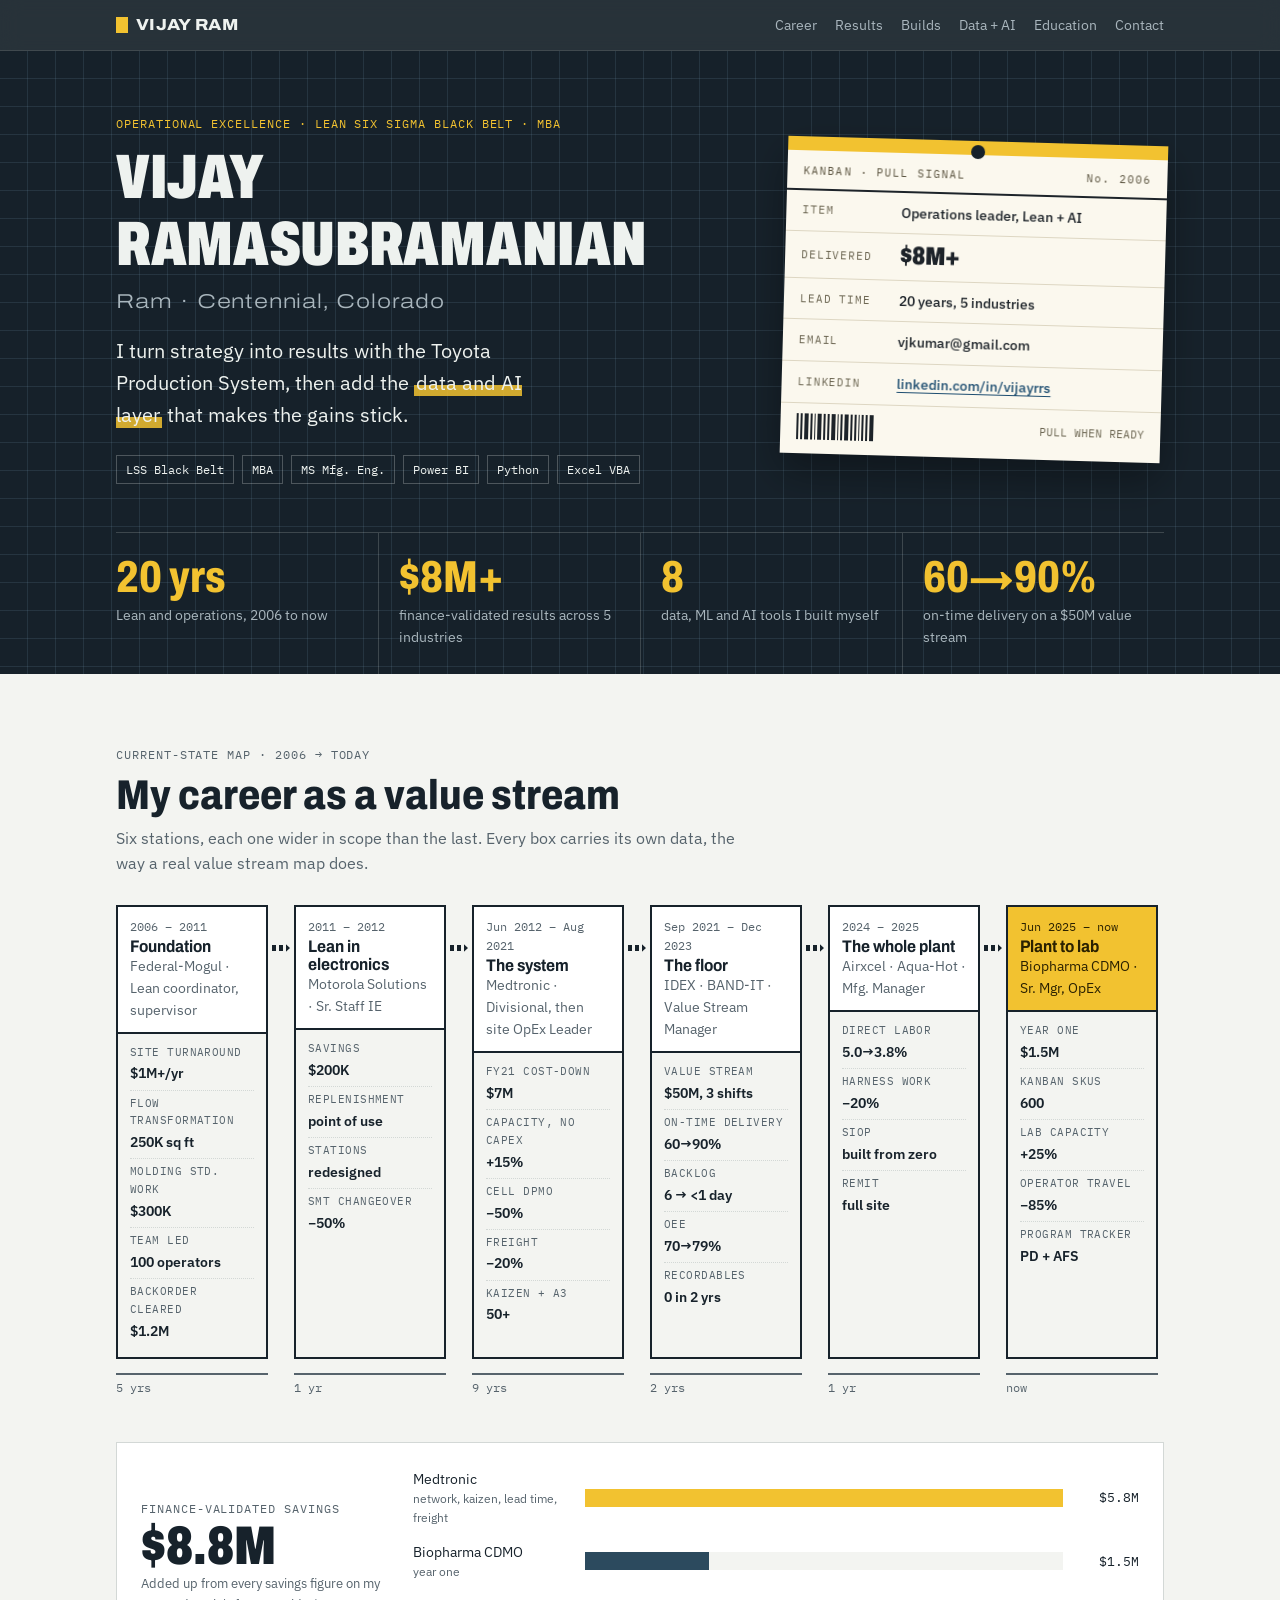
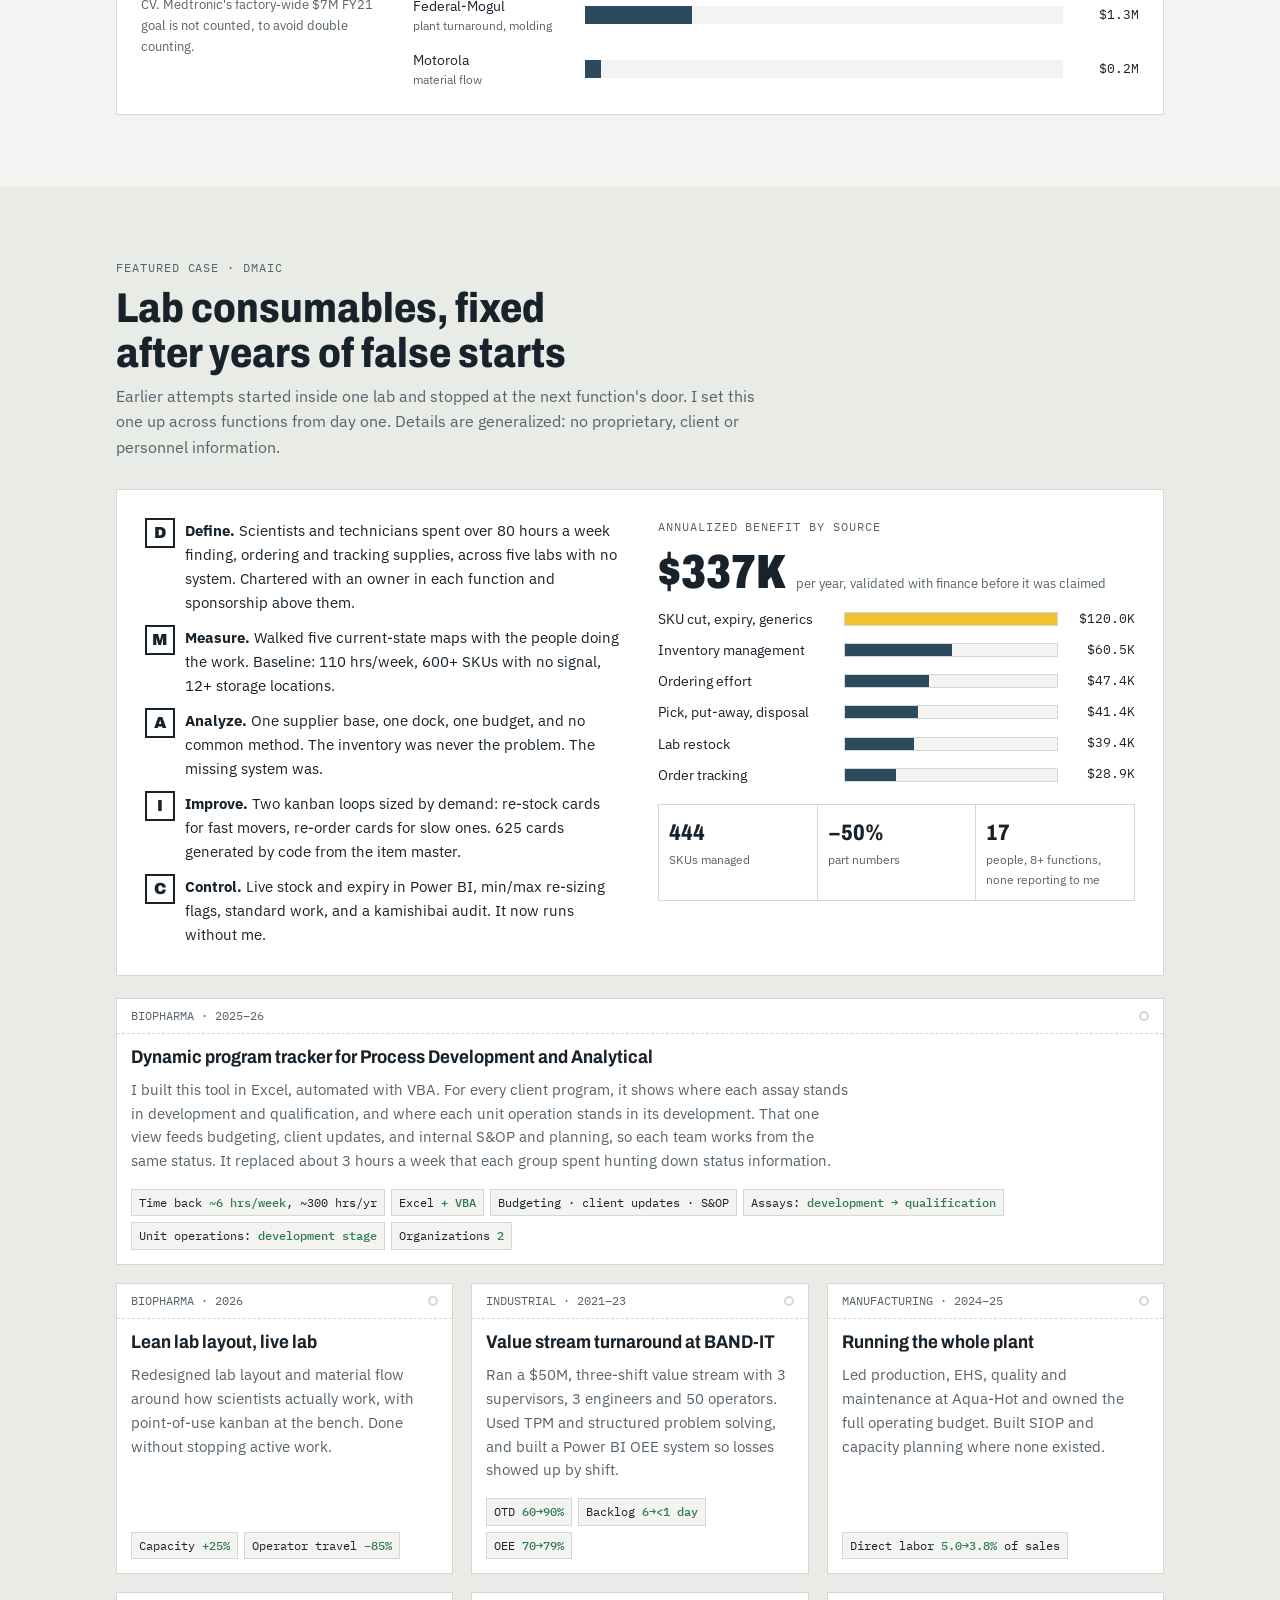
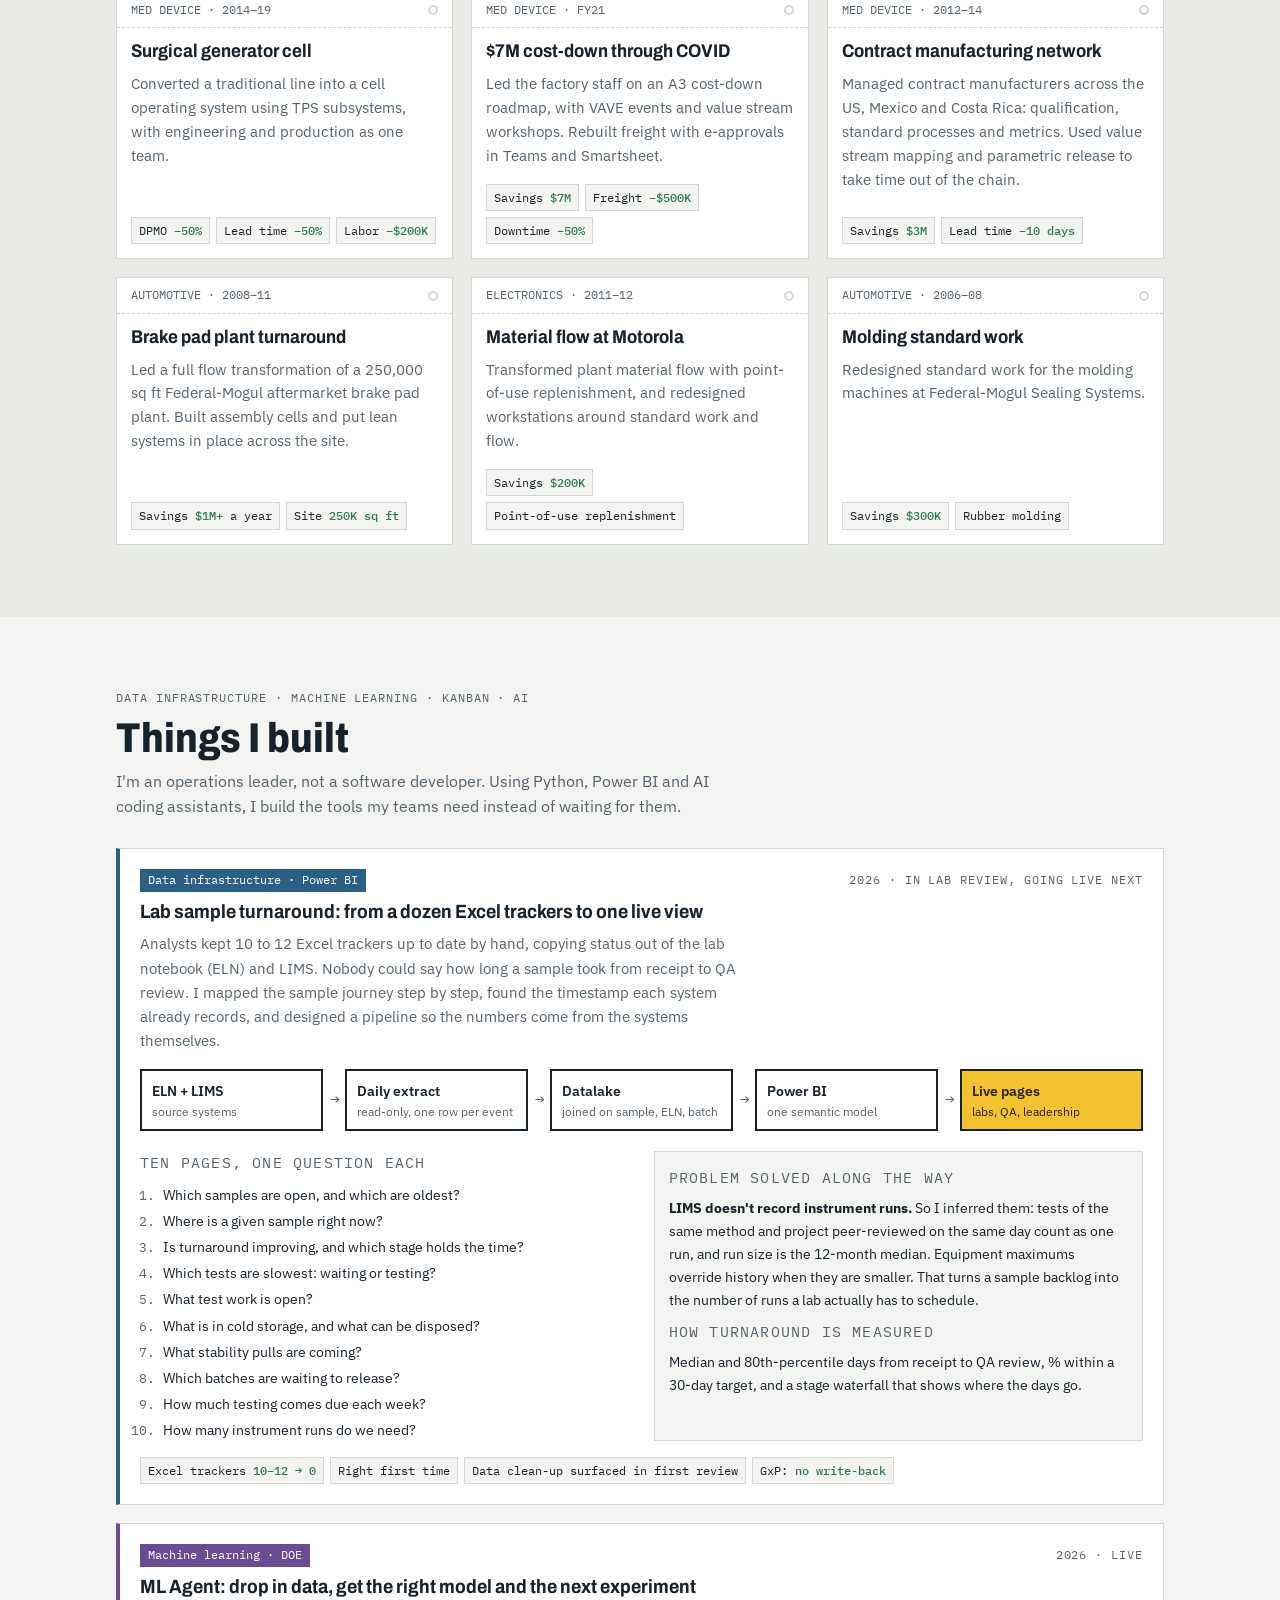
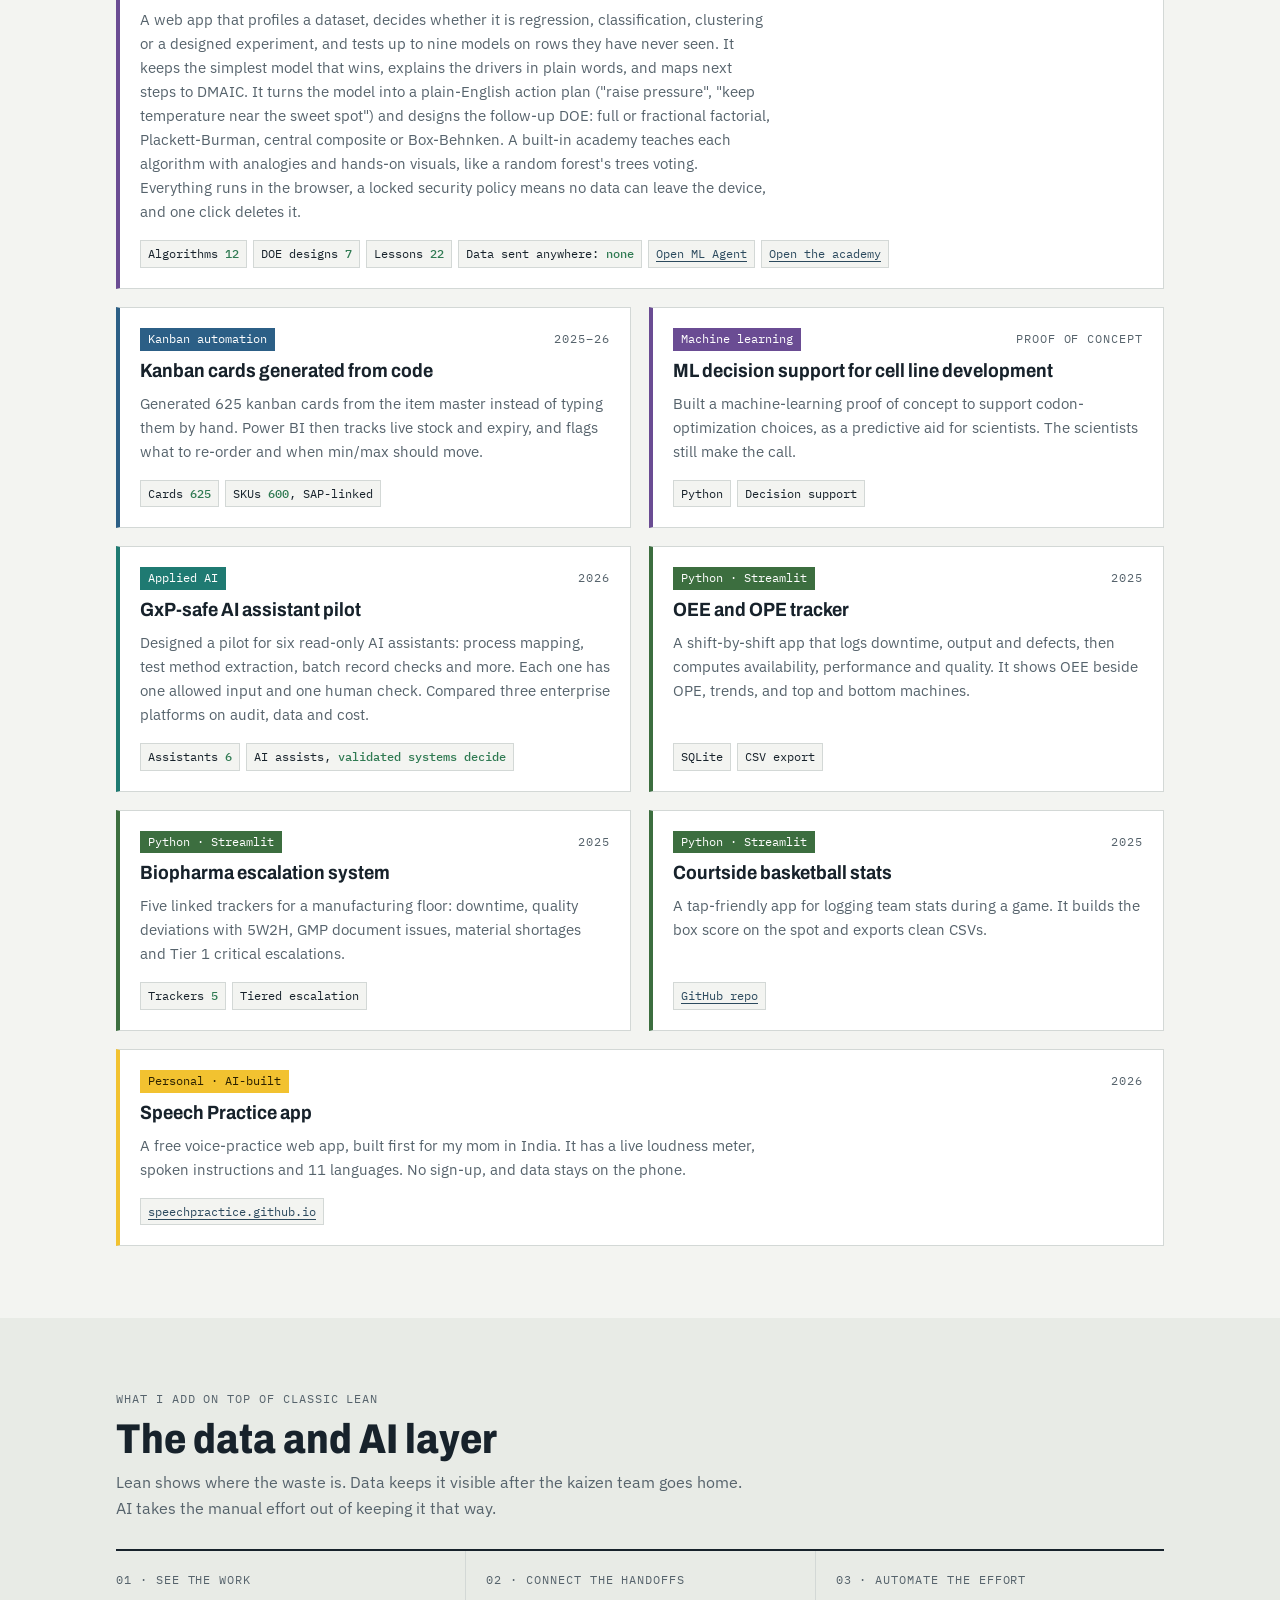
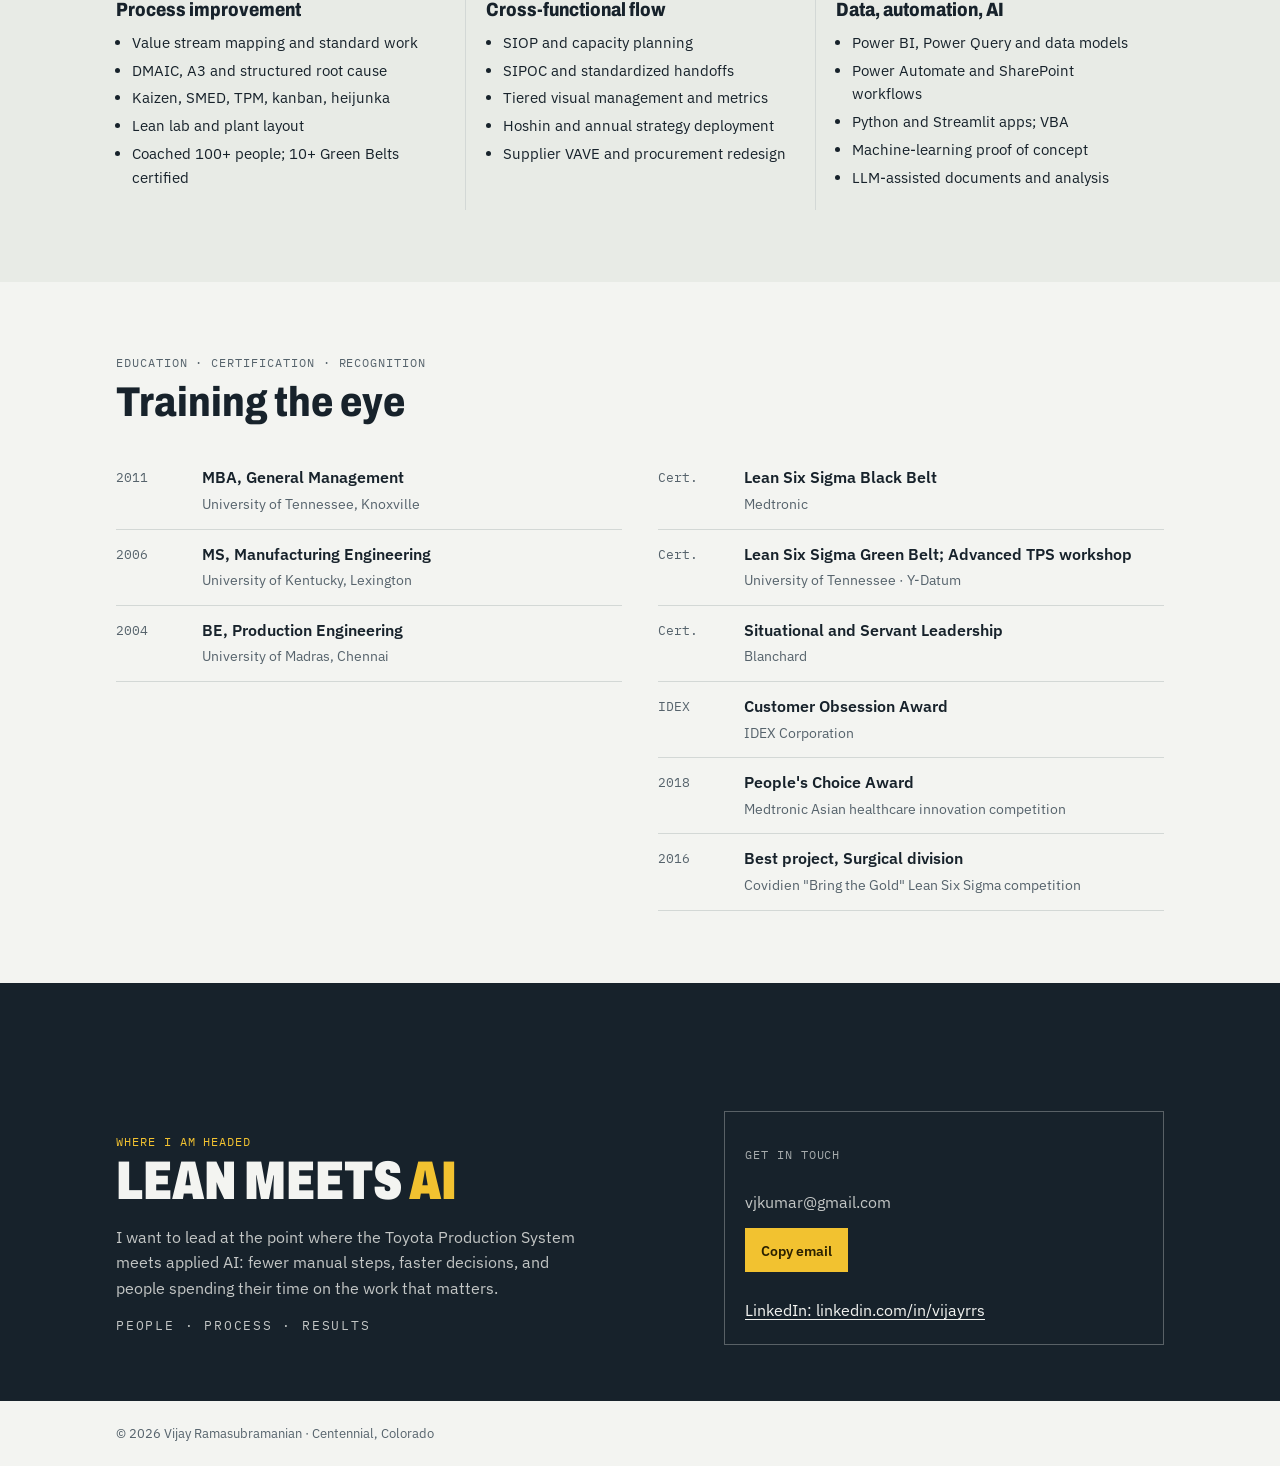
<file: index.html>
<!doctype html>
<html lang="en">
<head>
<meta charset="utf-8">
<meta name="viewport" content="width=device-width,initial-scale=1,viewport-fit=cover">
<title>Vijay Ram · Lean + AI</title>
<meta name="claude:viewport-fit-sides" content="cover">
<meta name="description" content="Vijay Ramasubramanian (Ram): operational excellence leader, Lean Six Sigma Black Belt, building where the Toyota Production System meets data and AI.">
<link rel="preconnect" href="https://fonts.googleapis.com">
<link rel="preconnect" href="https://fonts.gstatic.com" crossorigin>
<link rel="stylesheet" href="https://fonts.googleapis.com/css2?family=Archivo:wdth,wght@62..125,400..900&family=IBM+Plex+Sans:wght@400;500;600&family=IBM+Plex+Mono:wght@400;500&display=swap">
<style>
/* Layout: the career reads as a value stream map. Each job is a process box with its data box underneath,
   joined by push arrows; projects below are kanban cards. Yellow = the kanban card, used sparingly. */
:root {
  --bg: #f3f4f1;
  --surface: #ffffff;
  --ink: #17222b;
  --muted: #56636c;
  --line: #d3d8d6;
  --steel: #2c4a5e;
  --kanban: #f2c230;
  --kanban-ink: #2b2100;
  --good: #2f7a52;
  --band: #e8ebe6;
  --hero-bg: #16212a;
  --hero-ink: #eef2ef;
  --hero-muted: #a9b6bd;
  --hero-grid: rgba(141, 183, 209, .13);
  --t-data: #2c5f86; --t-ml: #6a4c93; --t-ai: #1f7a72; --t-py: #3c6e3f; --t-xl: #7a5a12;
  --shadow: 0 1px 2px rgba(23,34,43,.06), 0 8px 24px rgba(23,34,43,.08);
  --display: "Archivo", "Arial Narrow", system-ui, sans-serif;
  --body: "IBM Plex Sans", "Segoe UI", system-ui, sans-serif;
  --mono: "IBM Plex Mono", ui-monospace, "SFMono-Regular", Menlo, monospace;
}
@media (prefers-color-scheme: dark) {
  :root:not([data-theme="light"]) {
    --bg: #11181d; --surface: #182228; --ink: #e6ebe9; --muted: #9aa8b0; --line: #2c3a42;
    --steel: #8db7d1; --kanban: #f2c230; --kanban-ink: #2b2100; --good: #6cc597;
    --band: #151e24; --hero-bg: #0b1216; --hero-ink: #eef2ef; --hero-muted: #9aa8b0; --hero-grid: rgba(141, 183, 209, .10);
    --t-data: #8db7d1; --t-ml: #b9a2dc; --t-ai: #6fc9bd; --t-py: #93c995; --t-xl: #e3c36b;
    --shadow: 0 1px 2px rgba(0,0,0,.3), 0 10px 28px rgba(0,0,0,.35); color-scheme: dark;
  }
}
:root[data-theme="dark"] {
  --bg: #11181d; --surface: #182228; --ink: #e6ebe9; --muted: #9aa8b0; --line: #2c3a42;
  --steel: #8db7d1; --kanban: #f2c230; --kanban-ink: #2b2100; --good: #6cc597;
  --band: #151e24; --hero-bg: #0b1216; --hero-ink: #eef2ef; --hero-muted: #9aa8b0; --hero-grid: rgba(141, 183, 209, .10);
  --t-data: #8db7d1; --t-ml: #b9a2dc; --t-ai: #6fc9bd; --t-py: #93c995; --t-xl: #e3c36b;
  --shadow: 0 1px 2px rgba(0,0,0,.3), 0 10px 28px rgba(0,0,0,.35); color-scheme: dark;
}
* { box-sizing: border-box; }
body { background: var(--bg); color: var(--ink); font-family: var(--body); font-size: 16px; line-height: 1.6; margin: 0; }
.wrap { max-width: 1080px; margin: 0 auto; padding-left: max(16px, env(safe-area-inset-left, 0px)); padding-right: max(16px, env(safe-area-inset-right, 0px)); }
h1, h2, h3 { font-family: var(--display); line-height: 1.08; margin: 0; text-wrap: balance; }
p, ul { margin: 0; }
a { color: var(--steel); text-underline-offset: 3px; }
a:focus-visible, button:focus-visible { outline: 3px solid var(--kanban); outline-offset: 2px; }
.label { font-family: var(--mono); font-size: .74rem; letter-spacing: .08em; text-transform: uppercase; color: var(--muted); }
.num { font-variant-numeric: tabular-nums; }

/* Nav: sticky, frosted, sits on the dark hero then on the page */
body::before { content: ""; position: fixed; inset: 0 0 auto; height: env(safe-area-inset-top, 0px); z-index: 10; background: var(--hero-bg); }
nav { position: sticky; top: env(safe-area-inset-top, 0px); z-index: 9; background: color-mix(in srgb, var(--hero-bg) 92%, transparent); backdrop-filter: blur(10px); -webkit-backdrop-filter: blur(10px); border-bottom: 1px solid color-mix(in srgb, var(--hero-ink) 12%, transparent); }
nav .wrap { display: flex; justify-content: space-between; align-items: center; gap: 16px; padding-block: 12px; flex-wrap: wrap; }
.mark { font-family: var(--display); font-weight: 800; font-stretch: 112%; letter-spacing: .02em; text-decoration: none; color: var(--hero-ink); display: flex; align-items: center; gap: 8px; }
.mark i { width: 12px; height: 16px; background: var(--kanban); display: inline-block; }
nav ul { list-style: none; padding: 0; display: flex; gap: 18px; flex-wrap: wrap; font-size: .9rem; }
nav ul a { color: var(--hero-muted); text-decoration: none; transition: color .15s; }
nav ul a:hover { color: var(--kanban); }

/* Hero: dark blueprint band with a kanban-card contact */
.hero-band { background: var(--hero-bg); color: var(--hero-ink); background-image: linear-gradient(var(--hero-grid) 1px, transparent 1px), linear-gradient(90deg, var(--hero-grid) 1px, transparent 1px); background-size: 28px 28px; background-position: -1px -1px; }
.hero { padding-block: 64px 48px; display: grid; grid-template-columns: minmax(0, 1.45fr) minmax(0, 1fr); gap: 48px; align-items: center; }
.hero .label { color: var(--kanban); }
.hero h1 { font-size: clamp(1.9rem, 4.9vw, 4.3rem); font-weight: 900; font-stretch: 68%; text-transform: uppercase; letter-spacing: -.005em; margin-top: 10px; }
.hero h1 span { display: block; font-stretch: 125%; font-weight: 300; font-size: .32em; letter-spacing: .04em; color: var(--hero-muted); text-transform: none; margin-top: 12px; }
.thesis { font-size: 1.25rem; max-width: 36ch; margin-top: 22px; color: var(--hero-ink); }
.thesis mark { background: linear-gradient(transparent 60%, color-mix(in srgb, var(--kanban) 85%, transparent) 60%); color: inherit; padding: 0 2px; }
.creds { display: flex; flex-wrap: wrap; gap: 8px; margin-top: 24px; }
.cred { font-family: var(--mono); font-size: .76rem; border: 1px solid color-mix(in srgb, var(--hero-ink) 25%, transparent); padding: 4px 9px; color: var(--hero-ink); }
.kcard { background: #fbf8ee; color: #1d2329; transform: rotate(1.6deg); box-shadow: 0 18px 40px rgba(0,0,0,.35); border-top: 14px solid var(--kanban); position: relative; max-width: 380px; justify-self: end; width: 100%; }
.kcard::before { content: ""; position: absolute; top: -10px; left: 50%; width: 14px; height: 14px; margin-left: -7px; border-radius: 50%; background: var(--hero-bg); }
.kcard-head { display: flex; justify-content: space-between; padding: 12px 16px 8px; font-family: var(--mono); font-size: .7rem; letter-spacing: .1em; color: #5b5440; border-bottom: 2px solid #1d2329; }
.kcard dl { margin: 0; display: grid; grid-template-columns: 6.2rem minmax(0, 1fr); }
.kcard dt, .kcard dd { margin: 0; padding: 9px 16px; border-bottom: 1px solid #ddd6c2; font-size: .88rem; }
.kcard dt { font-family: var(--mono); font-size: .68rem; letter-spacing: .08em; text-transform: uppercase; color: #6a6450; padding-right: 0; display: flex; align-items: center; }
.kcard dd { font-weight: 500; overflow-wrap: anywhere; }
.kcard dd a { color: #1d4d70; }
.kcard .qty { font-family: var(--display); font-weight: 900; font-stretch: 75%; font-size: 1.6rem; line-height: 1; }
.kcard-foot { padding: 10px 16px 14px; display: flex; justify-content: space-between; align-items: center; gap: 10px; }
.kcard-foot .bars { display: flex; flex-direction: row; gap: 2px; height: 26px; align-items: stretch; }
.kcard-foot .bars i { width: 2px; background: #1d2329; }
.kcard-foot .bars i:nth-child(3n) { width: 4px; }
.kcard-foot .bars i:nth-child(5n) { width: 1px; }
.kcard-foot span { font-family: var(--mono); font-size: .7rem; color: #6a6450; }

/* Stat strip, on the dark band */
.strip { display: grid; grid-template-columns: repeat(4, minmax(0, 1fr)); border-top: 1px solid color-mix(in srgb, var(--hero-ink) 18%, transparent); }
.strip div { padding: 22px 16px 26px 0; display: flex; flex-direction: column; gap: 4px; }
.strip div + div { border-left: 1px solid color-mix(in srgb, var(--hero-ink) 18%, transparent); padding-left: 20px; }
.strip strong { font-family: var(--display); font-size: clamp(2rem, 4.4vw, 2.8rem); font-weight: 800; font-stretch: 78%; font-variant-numeric: tabular-nums; color: var(--kanban); line-height: 1; }
.strip span { font-size: .86rem; color: var(--hero-muted); }

section { padding-block: 72px 0; }
.band { background: var(--band); box-shadow: 0 0 0 100vmax var(--band); clip-path: inset(0 -100vmax); padding-block: 72px; margin-top: 72px; }
.band + section { padding-top: 72px; }

/* Savings chart */
.savings { margin-top: 36px; display: grid; grid-template-columns: minmax(0, 15rem) minmax(0, 1fr); gap: 32px; align-items: center; background: var(--surface); border: 1px solid var(--line); padding: 24px; }
.savings .big { font-family: var(--display); font-size: 3.4rem; font-weight: 900; font-stretch: 72%; line-height: 1; }
.savings .sbars { display: flex; flex-direction: column; gap: 12px; }
.sbar { display: grid; grid-template-columns: minmax(0, 10rem) minmax(0, 1fr) 4rem; gap: 12px; align-items: center; font-size: .9rem; }
.sbar .track { height: 18px; background: var(--bg); position: relative; }
.sbar .fill { height: 100%; background: var(--steel); }
.sbar.lead .fill { background: var(--kanban); }
.sbar .v { font-family: var(--mono); font-size: .82rem; text-align: right; font-variant-numeric: tabular-nums; }
.sbar small { display: block; font-size: .74rem; color: var(--muted); }
.sec-head { display: flex; flex-direction: column; gap: 8px; margin-bottom: 28px; max-width: 64ch; }
.sec-head h2 { font-size: clamp(1.8rem, 4vw, 2.6rem); font-weight: 800; font-stretch: 85%; }
.sec-head p { color: var(--muted); }

/* Value stream */
.vsm-scroll { overflow-x: auto; padding-bottom: 8px; }
.vsm { display: grid; grid-template-columns: repeat(6, minmax(178px, 1fr)); gap: 0; min-width: 1068px; }
.station { display: flex; flex-direction: column; position: relative; padding-right: 26px; }
.station:not(:last-child)::after {
  content: ""; position: absolute; right: 4px; top: 38px; width: 18px; height: 10px;
  background: repeating-linear-gradient(90deg, var(--ink) 0 4px, transparent 4px 7px);
  clip-path: polygon(0 20%, 70% 20%, 70% 0, 100% 50%, 70% 100%, 70% 80%, 0 80%);
}
.proc { border: 2px solid var(--ink); background: var(--surface); padding: 10px 12px; }
.proc .yrs { font-family: var(--mono); font-size: .75rem; color: var(--muted); }
.proc h3 { font-size: 1.05rem; font-weight: 700; font-stretch: 90%; margin-top: 2px; }
.proc .co { font-size: .85rem; color: var(--muted); }
.data { border: 2px solid var(--ink); border-top: 0; background: var(--bg); padding: 10px 12px; font-family: var(--mono); font-size: .76rem; display: flex; flex-direction: column; gap: 4px; flex: 1; }
.data div { display: flex; flex-direction: column; gap: 0; border-bottom: 1px dotted var(--line); padding-bottom: 5px; }
.data div:last-child { border-bottom: 0; }
.data b { font-weight: 600; color: var(--ink); font-size: .9rem; font-family: var(--body); }
.data span { color: var(--muted); font-size: .7rem; letter-spacing: .04em; text-transform: uppercase; }
.station.now .proc { background: var(--kanban); color: var(--kanban-ink); border-color: var(--ink); }
.station.now .proc .yrs, .station.now .proc .co { color: var(--kanban-ink); }
.timeline-ladder { margin-top: 14px; min-width: 1068px; font-family: var(--mono); font-size: .74rem; color: var(--muted); display: grid; grid-template-columns: repeat(6, minmax(178px, 1fr)); }
.timeline-ladder span { border-top: 2px solid var(--muted); padding-top: 4px; margin-right: 26px; }
.scroll-hint { display: none; font-size: .82rem; color: var(--muted); margin-top: 8px; }

/* Featured case study */
.case { display: grid; grid-template-columns: minmax(0, 1fr) minmax(0, 1fr); gap: 36px; background: var(--surface); border: 1px solid var(--line); padding: 28px; }
.case h3 { font-size: 1.6rem; font-weight: 800; font-stretch: 85%; }
.case-body { display: flex; flex-direction: column; gap: 14px; min-width: 0; }
.dmaic { display: flex; flex-direction: column; gap: 10px; }
.dmaic div { display: grid; grid-template-columns: 30px minmax(0, 1fr); gap: 10px; align-items: start; }
.dmaic i { font-style: normal; font-family: var(--display); font-weight: 900; font-size: 1rem; width: 30px; height: 30px; display: grid; place-items: center; border: 2px solid var(--ink); }
.dmaic p { font-size: .95rem; }
.chart { display: flex; flex-direction: column; gap: 12px; min-width: 0; }
.chart-total { display: flex; align-items: baseline; gap: 10px; flex-wrap: wrap; }
.chart-total strong { font-family: var(--display); font-size: 3rem; font-weight: 900; font-stretch: 75%; line-height: 1; }
.bars { display: flex; flex-direction: column; gap: 9px; }
.bar { display: grid; grid-template-columns: minmax(0, 11rem) minmax(0, 1fr) 4.2rem; gap: 10px; align-items: center; font-size: .86rem; }
.bar .track { height: 14px; background: var(--bg); border: 1px solid var(--line); }
.bar .fill { height: 100%; background: var(--steel); }
.bar.top .fill { background: var(--kanban); }
.bar .v { font-family: var(--mono); font-size: .8rem; text-align: right; }
.case-kpis { display: grid; grid-template-columns: repeat(3, minmax(0, 1fr)); gap: 1px; background: var(--line); border: 1px solid var(--line); margin-top: 6px; }
.case-kpis div { background: var(--surface); padding: 10px; display: flex; flex-direction: column; }
.case-kpis b { font-family: var(--display); font-size: 1.4rem; font-weight: 800; font-stretch: 80%; }
.case-kpis span { font-size: .78rem; color: var(--muted); }
.note { font-size: .82rem; color: var(--muted); }

/* Kanban cards */
.cards { display: grid; grid-template-columns: repeat(3, minmax(0, 1fr)); gap: 18px; margin-top: 22px; }
.card { background: var(--surface); border: 1px solid var(--line); display: flex; flex-direction: column; min-width: 0; transition: transform .18s ease, box-shadow .18s ease; }
.card:hover, .build:hover { transform: translateY(-3px); box-shadow: var(--shadow); }
.card-top { display: flex; justify-content: space-between; align-items: center; gap: 8px; padding: 8px 14px; border-bottom: 1px dashed var(--line); font-family: var(--mono); font-size: .72rem; color: var(--muted); }
.card-top .hole { width: 10px; height: 10px; border-radius: 50%; border: 2px solid var(--line); flex: none; }
.card-body { padding: 14px; display: flex; flex-direction: column; gap: 10px; flex: 1; }
.card h3 { font-size: 1.15rem; font-weight: 700; font-stretch: 90%; }
.card p { font-size: .93rem; color: var(--muted); }
.result { margin-top: auto; display: flex; flex-wrap: wrap; gap: 6px; padding-top: 6px; }
.result span { font-family: var(--mono); font-size: .76rem; background: var(--bg); border: 1px solid var(--line); padding: 3px 7px; }
.result span b { color: var(--good); font-weight: 500; }
.card.full { grid-column: 1 / -1; }
.card.full p { max-width: 80ch; }
.card.personal { border-color: var(--kanban); }
.card.personal .card-top { background: var(--kanban); color: var(--kanban-ink); border-bottom-color: var(--kanban); }
.card.personal .card-top .hole { border-color: var(--kanban-ink); }

/* Builds */
.builds { display: grid; grid-template-columns: repeat(2, minmax(0, 1fr)); gap: 18px; }
.build { --tc: var(--steel); background: var(--surface); border: 1px solid var(--line); border-left: 4px solid var(--tc); padding: 20px; display: flex; flex-direction: column; gap: 10px; min-width: 0; transition: transform .18s ease, box-shadow .18s ease; }
.build.k-data { --tc: var(--t-data); } .build.k-ml { --tc: var(--t-ml); } .build.k-ai { --tc: var(--t-ai); } .build.k-py { --tc: var(--t-py); } .build.k-xl { --tc: var(--t-xl); }
.build .tag { background: var(--tc); color: var(--surface); }
.build.wide { grid-column: 1 / -1; }
.build.personal { border-left-color: var(--kanban); }
.build-head { display: flex; justify-content: space-between; align-items: center; gap: 8px; flex-wrap: wrap; }
.tag { font-family: var(--mono); font-size: .74rem; background: var(--ink); color: var(--bg); padding: 2px 8px; }
.build.personal .tag { background: var(--kanban); color: var(--kanban-ink); }
.build h3 { font-size: 1.2rem; font-weight: 700; font-stretch: 90%; }
.build p { font-size: .94rem; color: var(--muted); max-width: 70ch; }
.pipe { display: grid; grid-template-columns: repeat(5, minmax(0, 1fr)); gap: 22px; margin-block: 6px; }
.pipe div { border: 2px solid var(--ink); padding: 8px 10px; display: flex; flex-direction: column; position: relative; min-width: 0; }
.pipe div:not(:last-child)::after { content: "→"; position: absolute; right: -19px; top: 50%; transform: translateY(-50%); font-family: var(--mono); color: var(--muted); }
.pipe b { font-size: .9rem; font-weight: 600; }
.pipe span { font-size: .76rem; color: var(--muted); }
.pipe .end { background: var(--kanban); color: var(--kanban-ink); }
.pipe .end span { color: var(--kanban-ink); }
.split { display: grid; grid-template-columns: minmax(0, 1fr) minmax(0, 1fr); gap: 24px; margin-top: 4px; }
.split > div { display: flex; flex-direction: column; gap: 8px; min-width: 0; }
.qlist { margin: 0; padding-left: 1.6em; display: flex; flex-direction: column; gap: 3px; font-size: .9rem; font-variant-numeric: tabular-nums; }
.qlist li::marker { font-family: var(--mono); color: var(--muted); font-size: .8rem; }
.callout { background: var(--bg); border: 1px solid var(--line); padding: 14px; }
.callout p:not(.label) { font-size: .9rem; color: var(--ink); }
.callout .label + p { margin-top: -2px; }

/* Stack */
.stack { display: grid; grid-template-columns: repeat(3, minmax(0, 1fr)); gap: 0; border-top: 2px solid var(--ink); }
.layer { padding: 20px 20px 20px 0; display: flex; flex-direction: column; gap: 10px; }
.layer + .layer { border-left: 1px solid var(--line); padding-left: 20px; }
.layer h3 { font-size: 1.2rem; font-weight: 800; font-stretch: 85%; }
.layer ul { padding-left: 1.1em; display: flex; flex-direction: column; gap: 4px; font-size: .93rem; }

/* Education */
.edu { display: grid; grid-template-columns: minmax(0, 1fr) minmax(0, 1fr); gap: 36px; }
.edu-list { display: flex; flex-direction: column; }
.edu-item { display: grid; grid-template-columns: 4.5rem minmax(0, 1fr); gap: 14px; padding: 12px 0; border-bottom: 1px solid var(--line); }
.edu-item .yr { font-family: var(--mono); font-size: .82rem; color: var(--muted); padding-top: 2px; }
.edu-item b { display: block; font-weight: 600; }
.edu-item span { font-size: .9rem; color: var(--muted); }

/* Heading / closing */
.closing { margin-top: 72px; background: var(--ink); color: var(--bg); }
.closing .wrap { padding-block: 56px; display: grid; grid-template-columns: minmax(0, 1.3fr) minmax(0, 1fr); gap: 36px; align-items: center; }
.closing h2 { font-size: clamp(2rem, 5vw, 3.4rem); font-weight: 900; font-stretch: 72%; text-transform: uppercase; }
.closing h2 em { font-style: normal; color: var(--kanban); }
.closing p { color: color-mix(in srgb, var(--bg) 78%, var(--ink)); margin-top: 14px; max-width: 46ch; }
.ppr { font-family: var(--mono); font-size: .8rem; letter-spacing: .14em; margin-top: 18px; color: var(--kanban); }
.contact-box { border: 1px solid color-mix(in srgb, var(--bg) 30%, var(--ink)); padding: 20px; display: flex; flex-direction: column; gap: 12px; }
.contact-box .label { color: color-mix(in srgb, var(--bg) 65%, var(--ink)); }
.contact-box a { color: var(--bg); }
.copy { align-self: flex-start; font: 600 .9rem var(--body); background: var(--kanban); color: var(--kanban-ink); border: 0; padding: 10px 16px; min-height: 44px; cursor: pointer; }
footer { padding-block: 22px; font-size: .82rem; color: var(--muted); }

@media (max-width: 820px) {
  .hero, .case, .edu, .closing .wrap, .savings { grid-template-columns: minmax(0, 1fr); }
  .hero { padding-block: 40px 32px; gap: 36px; }
  .kcard { justify-self: center; transform: rotate(1deg); }
  .strip { grid-template-columns: repeat(2, minmax(0, 1fr)); }
  .strip div:nth-child(3) { border-left: 0; padding-left: 0; }
  .strip div:nth-child(n+3) { border-top: 1px solid color-mix(in srgb, var(--hero-ink) 18%, transparent); }
  .sbar { grid-template-columns: minmax(0, 7rem) minmax(0, 1fr) 3.4rem; gap: 8px; }
  .savings { padding: 18px; gap: 18px; }
  .band, section { padding-block: 52px 0; }
  .band { padding-block: 52px; margin-top: 52px; }
  nav .wrap { padding-block: 10px; }
  nav ul { font-size: .84rem; }
  .cards, .builds { grid-template-columns: minmax(0, 1fr); }
  .pipe { grid-template-columns: minmax(0, 1fr); gap: 18px; }
  .split { grid-template-columns: minmax(0, 1fr); }
  .pipe div:not(:last-child)::after { content: "↓"; right: auto; left: 50%; top: auto; bottom: -19px; transform: translateX(-50%); }
  .stack { grid-template-columns: minmax(0, 1fr); }
  .layer + .layer { border-left: 0; padding-left: 0; border-top: 1px solid var(--line); }
  .case { padding: 18px; }
  .bar { grid-template-columns: minmax(0, 8rem) minmax(0, 1fr) 3.8rem; }
  .scroll-hint { display: block; }
  nav ul { gap: 12px; }
}
@media (min-width: 821px) and (max-width: 1000px) { .cards { grid-template-columns: repeat(2, minmax(0, 1fr)); } }
@media (prefers-reduced-motion: no-preference) {
  .fill { animation: grow .9s cubic-bezier(.2,.7,.2,1) both; transform-origin: left; }
  .kcard { animation: hang 1s cubic-bezier(.2,.7,.2,1) both; }
  @keyframes hang { from { transform: rotate(-2deg) translateY(-8px); } to { transform: rotate(1.6deg); } }
  @keyframes grow { from { transform: scaleX(.15); } to { transform: scaleX(1); } }
}
</style>

<nav>
  <div class="wrap">
    <a class="mark" href="#top"><i aria-hidden="true"></i>VIJAY RAM</a>
    <ul>
      <li><a href="#career">Career</a></li>
      <li><a href="#work">Results</a></li>
      <li><a href="#build">Builds</a></li>
      <li><a href="#ai">Data + AI</a></li>
      <li><a href="#education">Education</a></li>
      <li><a href="#contact">Contact</a></li>
    </ul>
  </div>
</nav>

<header class="hero-band" id="top">
 <div class="wrap">
  <div class="hero">
    <div>
      <p class="label">Operational Excellence · Lean Six Sigma Black Belt · MBA</p>
      <h1>Vijay Ramasubramanian<span>Ram · Centennial, Colorado</span></h1>
      <p class="thesis">I turn strategy into results with the Toyota Production System, then add the <mark>data and AI layer</mark> that makes the gains stick.</p>
      <div class="creds">
        <span class="cred">LSS Black Belt</span>
        <span class="cred">MBA</span>
        <span class="cred">MS Mfg. Eng.</span>
        <span class="cred">Power BI</span>
        <span class="cred">Python</span>
        <span class="cred">Excel VBA</span>
      </div>
    </div>
    <aside class="kcard" aria-label="Contact card">
      <div class="kcard-head"><span>KANBAN · PULL SIGNAL</span><span>No. 2006</span></div>
      <dl>
        <dt>Item</dt><dd>Operations leader, Lean + AI</dd>
        <dt>Delivered</dt><dd><span class="qty">$8M+</span></dd>
        <dt>Lead time</dt><dd>20 years, 5 industries</dd>
        <dt>Email</dt><dd>vjkumar@gmail.com</dd>
        <dt>LinkedIn</dt><dd><a href="https://www.linkedin.com/in/vijayrrs/" target="_blank" rel="noopener">linkedin.com/in/vijayrrs</a></dd>
      </dl>
      <div class="kcard-foot"><div class="bars" aria-hidden="true"><i></i><i></i><i></i><i></i><i></i><i></i><i></i><i></i><i></i><i></i><i></i><i></i><i></i><i></i><i></i><i></i><i></i><i></i></div><span>PULL WHEN READY</span></div>
    </aside>
  </div>
  <div class="strip">
    <div><strong class="num">20 yrs</strong><span>Lean and operations, 2006 to now</span></div>
    <div><strong class="num">$8M+</strong><span>finance-validated results across 5 industries</span></div>
    <div><strong class="num">8</strong><span>data, ML and AI tools I built myself</span></div>
    <div><strong class="num">60→90%</strong><span>on-time delivery on a $50M value stream</span></div>
  </div>
 </div>
</header>

<main>
  <section class="wrap" id="career">
    <div class="sec-head">
      <p class="label">Current-state map · 2006 → today</p>
      <h2>My career as a value stream</h2>
      <p>Six stations, each one wider in scope than the last. Every box carries its own data, the way a real value stream map does.</p>
    </div>
    <div class="vsm-scroll" tabindex="0" aria-label="Career value stream map">
      <div class="vsm">
        <div class="station">
          <div class="proc"><div class="yrs">2006 – 2011</div><h3>Foundation</h3><div class="co">Federal-Mogul · Lean coordinator, supervisor</div></div>
          <div class="data">
            <div><span>Site turnaround</span><b>$1M+/yr</b></div>
            <div><span>Flow transformation</span><b>250K sq ft</b></div>
            <div><span>Molding std. work</span><b>$300K</b></div>
            <div><span>Team led</span><b>100 operators</b></div>
            <div><span>Backorder cleared</span><b>$1.2M</b></div>
          </div>
        </div>
        <div class="station">
          <div class="proc"><div class="yrs">2011 – 2012</div><h3>Lean in electronics</h3><div class="co">Motorola Solutions · Sr. Staff IE</div></div>
          <div class="data">
            <div><span>Savings</span><b>$200K</b></div>
            <div><span>Replenishment</span><b>point of use</b></div>
            <div><span>Stations</span><b>redesigned</b></div>
            <div><span>SMT changeover</span><b>−50%</b></div>
          </div>
        </div>
        <div class="station">
          <div class="proc"><div class="yrs">Jun 2012 – Aug 2021</div><h3>The system</h3><div class="co">Medtronic · Divisional, then site OpEx Leader</div></div>
          <div class="data">
            <div><span>FY21 cost-down</span><b>$7M</b></div>
            <div><span>Capacity, no capex</span><b>+15%</b></div>
            <div><span>Cell DPMO</span><b>−50%</b></div>
            <div><span>Freight</span><b>−20%</b></div>
            <div><span>Kaizen + A3</span><b>50+</b></div>
          </div>
        </div>
        <div class="station">
          <div class="proc"><div class="yrs">Sep 2021 – Dec 2023</div><h3>The floor</h3><div class="co">IDEX · BAND-IT · Value Stream Manager</div></div>
          <div class="data">
            <div><span>Value stream</span><b>$50M, 3 shifts</b></div>
            <div><span>On-time delivery</span><b>60→90%</b></div>
            <div><span>Backlog</span><b>6 → &lt;1 day</b></div>
            <div><span>OEE</span><b>70→79%</b></div>
            <div><span>Recordables</span><b>0 in 2 yrs</b></div>
          </div>
        </div>
        <div class="station">
          <div class="proc"><div class="yrs">2024 – 2025</div><h3>The whole plant</h3><div class="co">Airxcel · Aqua-Hot · Mfg. Manager</div></div>
          <div class="data">
            <div><span>Direct labor</span><b>5.0→3.8%</b></div>
            <div><span>Harness work</span><b>−20%</b></div>
            <div><span>SIOP</span><b>built from zero</b></div>
            <div><span>Remit</span><b>full site</b></div>
          </div>
        </div>
        <div class="station now">
          <div class="proc"><div class="yrs">Jun 2025 – now</div><h3>Plant to lab</h3><div class="co">Biopharma CDMO · Sr. Mgr, OpEx</div></div>
          <div class="data">
            <div><span>Year one</span><b>$1.5M</b></div>
            <div><span>Kanban SKUs</span><b>600</b></div>
            <div><span>Lab capacity</span><b>+25%</b></div>
            <div><span>Operator travel</span><b>−85%</b></div>
            <div><span>Program tracker</span><b>PD + AFS</b></div>
          </div>
        </div>
      </div>
      <div class="timeline-ladder"><span>5 yrs</span><span>1 yr</span><span>9 yrs</span><span>2 yrs</span><span>1 yr</span><span>now</span></div>
    </div>
    <p class="scroll-hint">Swipe sideways to see the whole map.</p>
    <div class="savings">
      <div>
        <p class="label">Finance-validated savings</p>
        <p class="big num">$8.8M</p>
        <p class="note">Added up from every savings figure on my CV. Medtronic's factory-wide $7M FY21 goal is not counted, to avoid double counting.</p>
      </div>
      <div class="sbars" role="img" aria-label="Savings by employer: Medtronic $5.8M, biopharma CDMO $1.5M, Federal-Mogul $1.3M, Motorola $0.2M">
        <div class="sbar lead"><span>Medtronic<small>network, kaizen, lead time, freight</small></span><div class="track"><div class="fill" style="width:100%"></div></div><span class="v">$5.8M</span></div>
        <div class="sbar"><span>Biopharma CDMO<small>year one</small></span><div class="track"><div class="fill" style="width:25.9%"></div></div><span class="v">$1.5M</span></div>
        <div class="sbar"><span>Federal-Mogul<small>plant turnaround, molding</small></span><div class="track"><div class="fill" style="width:22.4%"></div></div><span class="v">$1.3M</span></div>
        <div class="sbar"><span>Motorola<small>material flow</small></span><div class="track"><div class="fill" style="width:3.4%"></div></div><span class="v">$0.2M</span></div>
      </div>
    </div>
  </section>

  <section class="wrap band" id="work">
    <div class="sec-head">
      <p class="label">Featured case · DMAIC</p>
      <h2>Lab consumables, fixed after years of false starts</h2>
      <p>Earlier attempts started inside one lab and stopped at the next function's door. I set this one up across functions from day one. Details are generalized: no proprietary, client or personnel information.</p>
    </div>
    <article class="case">
      <div class="case-body">
        <div class="dmaic">
          <div><i>D</i><p><b>Define.</b> Scientists and technicians spent over 80 hours a week finding, ordering and tracking supplies, across five labs with no system. Chartered with an owner in each function and sponsorship above them.</p></div>
          <div><i>M</i><p><b>Measure.</b> Walked five current-state maps with the people doing the work. Baseline: 110 hrs/week, 600+ SKUs with no signal, 12+ storage locations.</p></div>
          <div><i>A</i><p><b>Analyze.</b> One supplier base, one dock, one budget, and no common method. The inventory was never the problem. The missing system was.</p></div>
          <div><i>I</i><p><b>Improve.</b> Two kanban loops sized by demand: re-stock cards for fast movers, re-order cards for slow ones. 625 cards generated by code from the item master.</p></div>
          <div><i>C</i><p><b>Control.</b> Live stock and expiry in Power BI, min/max re-sizing flags, standard work, and a kamishibai audit. It now runs without me.</p></div>
        </div>
      </div>
      <div class="chart">
        <p class="label">Annualized benefit by source</p>
        <div class="chart-total"><strong class="num">$337K</strong><span class="note">per year, validated with finance before it was claimed</span></div>
        <div class="bars" role="img" aria-label="Benefit breakdown: SKU reduction and expiry $120K, inventory management $60K, ordering effort $47K, pick and put-away $41K, lab restock $39K, order tracking $29K">
          <div class="bar top"><span>SKU cut, expiry, generics</span><div class="track"><div class="fill" style="width:100%"></div></div><span class="v">$120.0K</span></div>
          <div class="bar"><span>Inventory management</span><div class="track"><div class="fill" style="width:50.4%"></div></div><span class="v">$60.5K</span></div>
          <div class="bar"><span>Ordering effort</span><div class="track"><div class="fill" style="width:39.5%"></div></div><span class="v">$47.4K</span></div>
          <div class="bar"><span>Pick, put-away, disposal</span><div class="track"><div class="fill" style="width:34.5%"></div></div><span class="v">$41.4K</span></div>
          <div class="bar"><span>Lab restock</span><div class="track"><div class="fill" style="width:32.8%"></div></div><span class="v">$39.4K</span></div>
          <div class="bar"><span>Order tracking</span><div class="track"><div class="fill" style="width:24%"></div></div><span class="v">$28.9K</span></div>
        </div>
        <div class="case-kpis">
          <div><b class="num">444</b><span>SKUs managed</span></div>
          <div><b class="num">−50%</b><span>part numbers</span></div>
          <div><b class="num">17</b><span>people, 8+ functions, none reporting to me</span></div>
        </div>
      </div>
    </article>

    <div class="cards">
      <article class="card full">
        <div class="card-top"><span>BIOPHARMA · 2025–26</span><span class="hole"></span></div>
        <div class="card-body">
          <h3>Dynamic program tracker for Process Development and Analytical</h3>
          <p>I built this tool in Excel, automated with VBA. For every client program, it shows where each assay stands in development and qualification, and where each unit operation stands in its development. That one view feeds budgeting, client updates, and internal S&amp;OP and planning, so each team works from the same status. It replaced about 3 hours a week that each group spent hunting down status information.</p>
          <div class="result"><span>Time back <b>~6 hrs/week</b>, ~300 hrs/yr</span><span>Excel <b>+ VBA</b></span><span>Budgeting · client updates · S&amp;OP</span><span>Assays: <b>development → qualification</b></span><span>Unit operations: <b>development stage</b></span><span>Organizations <b>2</b></span></div>
        </div>
      </article>
      <article class="card">
        <div class="card-top"><span>BIOPHARMA · 2026</span><span class="hole"></span></div>
        <div class="card-body">
          <h3>Lean lab layout, live lab</h3>
          <p>Redesigned lab layout and material flow around how scientists actually work, with point-of-use kanban at the bench. Done without stopping active work.</p>
          <div class="result"><span>Capacity <b>+25%</b></span><span>Operator travel <b>−85%</b></span></div>
        </div>
      </article>
      <article class="card">
        <div class="card-top"><span>INDUSTRIAL · 2021–23</span><span class="hole"></span></div>
        <div class="card-body">
          <h3>Value stream turnaround at BAND-IT</h3>
          <p>Ran a $50M, three-shift value stream with 3 supervisors, 3 engineers and 50 operators. Used TPM and structured problem solving, and built a Power BI OEE system so losses showed up by shift.</p>
          <div class="result"><span>OTD <b>60→90%</b></span><span>Backlog <b>6→&lt;1 day</b></span><span>OEE <b>70→79%</b></span></div>
        </div>
      </article>
      <article class="card">
        <div class="card-top"><span>MANUFACTURING · 2024–25</span><span class="hole"></span></div>
        <div class="card-body">
          <h3>Running the whole plant</h3>
          <p>Led production, EHS, quality and maintenance at Aqua-Hot and owned the full operating budget. Built SIOP and capacity planning where none existed.</p>
          <div class="result"><span>Direct labor <b>5.0→3.8%</b> of sales</span></div>
        </div>
      </article>
      <article class="card">
        <div class="card-top"><span>MED DEVICE · 2014–19</span><span class="hole"></span></div>
        <div class="card-body">
          <h3>Surgical generator cell</h3>
          <p>Converted a traditional line into a cell operating system using TPS subsystems, with engineering and production as one team.</p>
          <div class="result"><span>DPMO <b>−50%</b></span><span>Lead time <b>−50%</b></span><span>Labor <b>−$200K</b></span></div>
        </div>
      </article>
      <article class="card">
        <div class="card-top"><span>MED DEVICE · FY21</span><span class="hole"></span></div>
        <div class="card-body">
          <h3>$7M cost-down through COVID</h3>
          <p>Led the factory staff on an A3 cost-down roadmap, with VAVE events and value stream workshops. Rebuilt freight with e-approvals in Teams and Smartsheet.</p>
          <div class="result"><span>Savings <b>$7M</b></span><span>Freight <b>−$500K</b></span><span>Downtime <b>−50%</b></span></div>
        </div>
      </article>
      <article class="card">
        <div class="card-top"><span>MED DEVICE · 2012–14</span><span class="hole"></span></div>
        <div class="card-body">
          <h3>Contract manufacturing network</h3>
          <p>Managed contract manufacturers across the US, Mexico and Costa Rica: qualification, standard processes and metrics. Used value stream mapping and parametric release to take time out of the chain.</p>
          <div class="result"><span>Savings <b>$3M</b></span><span>Lead time <b>−10 days</b></span></div>
        </div>
      </article>
      <article class="card">
        <div class="card-top"><span>AUTOMOTIVE · 2008–11</span><span class="hole"></span></div>
        <div class="card-body">
          <h3>Brake pad plant turnaround</h3>
          <p>Led a full flow transformation of a 250,000 sq ft Federal-Mogul aftermarket brake pad plant. Built assembly cells and put lean systems in place across the site.</p>
          <div class="result"><span>Savings <b>$1M+</b> a year</span><span>Site <b>250K sq ft</b></span></div>
        </div>
      </article>
      <article class="card">
        <div class="card-top"><span>ELECTRONICS · 2011–12</span><span class="hole"></span></div>
        <div class="card-body">
          <h3>Material flow at Motorola</h3>
          <p>Transformed plant material flow with point-of-use replenishment, and redesigned workstations around standard work and flow.</p>
          <div class="result"><span>Savings <b>$200K</b></span><span>Point-of-use replenishment</span></div>
        </div>
      </article>
      <article class="card">
        <div class="card-top"><span>AUTOMOTIVE · 2006–08</span><span class="hole"></span></div>
        <div class="card-body">
          <h3>Molding standard work</h3>
          <p>Redesigned standard work for the molding machines at Federal-Mogul Sealing Systems.</p>
          <div class="result"><span>Savings <b>$300K</b></span><span>Rubber molding</span></div>
        </div>
      </article>
    </div>
  </section>

  <section class="wrap" id="build">
    <div class="sec-head">
      <p class="label">Data infrastructure · machine learning · kanban · AI</p>
      <h2>Things I built</h2>
      <p>I'm an operations leader, not a software developer. Using Python, Power BI and AI coding assistants, I build the tools my teams need instead of waiting for them.</p>
    </div>
    <div class="builds">
      <article class="build k-data wide">
        <div class="build-head"><span class="tag">Data infrastructure · Power BI</span><span class="label">2026 · in lab review, going live next</span></div>
        <h3>Lab sample turnaround: from a dozen Excel trackers to one live view</h3>
        <p>Analysts kept 10 to 12 Excel trackers up to date by hand, copying status out of the lab notebook (ELN) and LIMS. Nobody could say how long a sample took from receipt to QA review. I mapped the sample journey step by step, found the timestamp each system already records, and designed a pipeline so the numbers come from the systems themselves.</p>
        <div class="pipe" role="img" aria-label="Pipeline: ELN and LIMS feed a daily read-only extract into a datalake, then a Power BI model, then lab dashboards">
          <div><b>ELN + LIMS</b><span>source systems</span></div>
          <div><b>Daily extract</b><span>read-only, one row per event</span></div>
          <div><b>Datalake</b><span>joined on sample, ELN, batch</span></div>
          <div><b>Power BI</b><span>one semantic model</span></div>
          <div class="end"><b>Live pages</b><span>labs, QA, leadership</span></div>
        </div>
        <div class="split">
          <div>
            <p class="label">Ten pages, one question each</p>
            <ol class="qlist">
              <li>Which samples are open, and which are oldest?</li>
              <li>Where is a given sample right now?</li>
              <li>Is turnaround improving, and which stage holds the time?</li>
              <li>Which tests are slowest: waiting or testing?</li>
              <li>What test work is open?</li>
              <li>What is in cold storage, and what can be disposed?</li>
              <li>What stability pulls are coming?</li>
              <li>Which batches are waiting to release?</li>
              <li>How much testing comes due each week?</li>
              <li>How many instrument runs do we need?</li>
            </ol>
          </div>
          <div class="callout">
            <p class="label">Problem solved along the way</p>
            <p><b>LIMS doesn't record instrument runs.</b> So I inferred them: tests of the same method and project peer-reviewed on the same day count as one run, and run size is the 12-month median. Equipment maximums override history when they are smaller. That turns a sample backlog into the number of runs a lab actually has to schedule.</p>
            <p class="label">How turnaround is measured</p>
            <p>Median and 80th-percentile days from receipt to QA review, % within a 30-day target, and a stage waterfall that shows where the days go.</p>
          </div>
        </div>
        <div class="result"><span>Excel trackers <b>10–12 → 0</b></span><span>Right first time</span><span>Data clean-up surfaced in first review</span><span>GxP: <b>no write-back</b></span></div>
      </article>
      <article class="build k-ml wide">
        <div class="build-head"><span class="tag">Machine learning · DOE</span><span class="label">2026 · live</span></div>
        <h3>ML Agent: drop in data, get the right model and the next experiment</h3>
        <p>A web app that profiles a dataset, decides whether it is regression, classification, clustering or a designed experiment, and tests up to nine models on rows they have never seen. It keeps the simplest model that wins, explains the drivers in plain words, and maps next steps to DMAIC. It turns the model into a plain-English action plan ("raise pressure", "keep temperature near the sweet spot") and designs the follow-up DOE: full or fractional factorial, Plackett-Burman, central composite or Box-Behnken. A built-in academy teaches each algorithm with analogies and hands-on visuals, like a random forest's trees voting. Everything runs in the browser, a locked security policy means no data can leave the device, and one click deletes it.</p>
        <div class="result"><span>Algorithms <b>12</b></span><span>DOE designs <b>7</b></span><span>Lessons <b>22</b></span><span>Data sent anywhere: <b>none</b></span><span><a href="https://vjpowerhouse.github.io/Swiss-Army-knife-ML-agent/" target="_blank" rel="noopener">Open ML Agent</a></span><span><a href="https://vjpowerhouse.github.io/Swiss-Army-knife-ML-agent/learn.html" target="_blank" rel="noopener">Open the academy</a></span></div>
      </article>
      <article class="build k-data">
        <div class="build-head"><span class="tag">Kanban automation</span><span class="label">2025–26</span></div>
        <h3>Kanban cards generated from code</h3>
        <p>Generated 625 kanban cards from the item master instead of typing them by hand. Power BI then tracks live stock and expiry, and flags what to re-order and when min/max should move.</p>
        <div class="result"><span>Cards <b>625</b></span><span>SKUs <b>600</b>, SAP-linked</span></div>
      </article>
      <article class="build k-ml">
        <div class="build-head"><span class="tag">Machine learning</span><span class="label">Proof of concept</span></div>
        <h3>ML decision support for cell line development</h3>
        <p>Built a machine-learning proof of concept to support codon-optimization choices, as a predictive aid for scientists. The scientists still make the call.</p>
        <div class="result"><span>Python</span><span>Decision support</span></div>
      </article>
      <article class="build k-ai">
        <div class="build-head"><span class="tag">Applied AI</span><span class="label">2026</span></div>
        <h3>GxP-safe AI assistant pilot</h3>
        <p>Designed a pilot for six read-only AI assistants: process mapping, test method extraction, batch record checks and more. Each one has one allowed input and one human check. Compared three enterprise platforms on audit, data and cost.</p>
        <div class="result"><span>Assistants <b>6</b></span><span>AI assists, <b>validated systems decide</b></span></div>
      </article>
      <article class="build k-py">
        <div class="build-head"><span class="tag">Python · Streamlit</span><span class="label">2025</span></div>
        <h3>OEE and OPE tracker</h3>
        <p>A shift-by-shift app that logs downtime, output and defects, then computes availability, performance and quality. It shows OEE beside OPE, trends, and top and bottom machines.</p>
        <div class="result"><span>SQLite</span><span>CSV export</span></div>
      </article>
      <article class="build k-py">
        <div class="build-head"><span class="tag">Python · Streamlit</span><span class="label">2025</span></div>
        <h3>Biopharma escalation system</h3>
        <p>Five linked trackers for a manufacturing floor: downtime, quality deviations with 5W2H, GMP document issues, material shortages and Tier 1 critical escalations.</p>
        <div class="result"><span>Trackers <b>5</b></span><span>Tiered escalation</span></div>
      </article>
      <article class="build k-py">
        <div class="build-head"><span class="tag">Python · Streamlit</span><span class="label">2025</span></div>
        <h3>Courtside basketball stats</h3>
        <p>A tap-friendly app for logging team stats during a game. It builds the box score on the spot and exports clean CSVs.</p>
        <div class="result"><span><a href="https://github.com/vjpowerhouse/Basketball-stats" target="_blank" rel="noopener">GitHub repo</a></span></div>
      </article>
      <article class="build personal wide">
        <div class="build-head"><span class="tag">Personal · AI-built</span><span class="label">2026</span></div>
        <h3>Speech Practice app</h3>
        <p>A free voice-practice web app, built first for my mom in India. It has a live loudness meter, spoken instructions and 11 languages. No sign-up, and data stays on the phone.</p>
        <div class="result"><span><a href="https://speechpractice.github.io/" target="_blank" rel="noopener">speechpractice.github.io</a></span></div>
      </article>
    </div>
  </section>

  <section class="wrap band" id="ai">
    <div class="sec-head">
      <p class="label">What I add on top of classic Lean</p>
      <h2>The data and AI layer</h2>
      <p>Lean shows where the waste is. Data keeps it visible after the kaizen team goes home. AI takes the manual effort out of keeping it that way.</p>
    </div>
    <div class="stack">
      <div class="layer">
        <p class="label">01 · See the work</p>
        <h3>Process improvement</h3>
        <ul>
          <li>Value stream mapping and standard work</li>
          <li>DMAIC, A3 and structured root cause</li>
          <li>Kaizen, SMED, TPM, kanban, heijunka</li>
          <li>Lean lab and plant layout</li>
          <li>Coached 100+ people; 10+ Green Belts certified</li>
        </ul>
      </div>
      <div class="layer">
        <p class="label">02 · Connect the handoffs</p>
        <h3>Cross-functional flow</h3>
        <ul>
          <li>SIOP and capacity planning</li>
          <li>SIPOC and standardized handoffs</li>
          <li>Tiered visual management and metrics</li>
          <li>Hoshin and annual strategy deployment</li>
          <li>Supplier VAVE and procurement redesign</li>
        </ul>
      </div>
      <div class="layer">
        <p class="label">03 · Automate the effort</p>
        <h3>Data, automation, AI</h3>
        <ul>
          <li>Power BI, Power Query and data models</li>
          <li>Power Automate and SharePoint workflows</li>
          <li>Python and Streamlit apps; VBA</li>
          <li>Machine-learning proof of concept</li>
          <li>LLM-assisted documents and analysis</li>
        </ul>
      </div>
    </div>
  </section>

  <section class="wrap" id="education">
    <div class="sec-head">
      <p class="label">Education · certification · recognition</p>
      <h2>Training the eye</h2>
    </div>
    <div class="edu">
      <div class="edu-list">
        <div class="edu-item"><span class="yr">2011</span><div><b>MBA, General Management</b><span>University of Tennessee, Knoxville</span></div></div>
        <div class="edu-item"><span class="yr">2006</span><div><b>MS, Manufacturing Engineering</b><span>University of Kentucky, Lexington</span></div></div>
        <div class="edu-item"><span class="yr">2004</span><div><b>BE, Production Engineering</b><span>University of Madras, Chennai</span></div></div>
      </div>
      <div class="edu-list">
        <div class="edu-item"><span class="yr">Cert.</span><div><b>Lean Six Sigma Black Belt</b><span>Medtronic</span></div></div>
        <div class="edu-item"><span class="yr">Cert.</span><div><b>Lean Six Sigma Green Belt; Advanced TPS workshop</b><span>University of Tennessee · Y-Datum</span></div></div>
        <div class="edu-item"><span class="yr">Cert.</span><div><b>Situational and Servant Leadership</b><span>Blanchard</span></div></div>
        <div class="edu-item"><span class="yr">IDEX</span><div><b>Customer Obsession Award</b><span>IDEX Corporation</span></div></div>
        <div class="edu-item"><span class="yr">2018</span><div><b>People's Choice Award</b><span>Medtronic Asian healthcare innovation competition</span></div></div>
        <div class="edu-item"><span class="yr">2016</span><div><b>Best project, Surgical division</b><span>Covidien "Bring the Gold" Lean Six Sigma competition</span></div></div>
      </div>
    </div>
  </section>
</main>

<section class="closing" id="contact">
  <div class="wrap">
    <div>
      <p class="label" style="color:var(--kanban)">Where I am headed</p>
      <h2>Lean meets <em>AI</em></h2>
      <p>I want to lead at the point where the Toyota Production System meets applied AI: fewer manual steps, faster decisions, and people spending their time on the work that matters.</p>
      <p class="ppr">PEOPLE · PROCESS · RESULTS</p>
    </div>
    <div class="contact-box">
      <p class="label">Get in touch</p>
      <p id="email-text">vjkumar@gmail.com</p>
      <button class="copy" id="copy-email" type="button">Copy email</button>
      <p><a href="https://www.linkedin.com/in/vijayrrs/" target="_blank" rel="noopener">LinkedIn: linkedin.com/in/vijayrrs</a></p>
    </div>
  </div>
</section>
<footer class="wrap">© 2026 Vijay Ramasubramanian · Centennial, Colorado</footer>

<script>
document.getElementById("copy-email").addEventListener("click", async (e) => {
  const btn = e.currentTarget;
  try {
    await navigator.clipboard.writeText("vjkumar@gmail.com");
    btn.textContent = "Copied";
  } catch (err) {
    const r = document.createRange();
    r.selectNodeContents(document.getElementById("email-text"));
    const s = getSelection(); s.removeAllRanges(); s.addRange(r);
    btn.textContent = "Selected, press copy";
  }
  setTimeout(() => { btn.textContent = "Copy email"; }, 2000);
});
</script>

</html>
</file>
